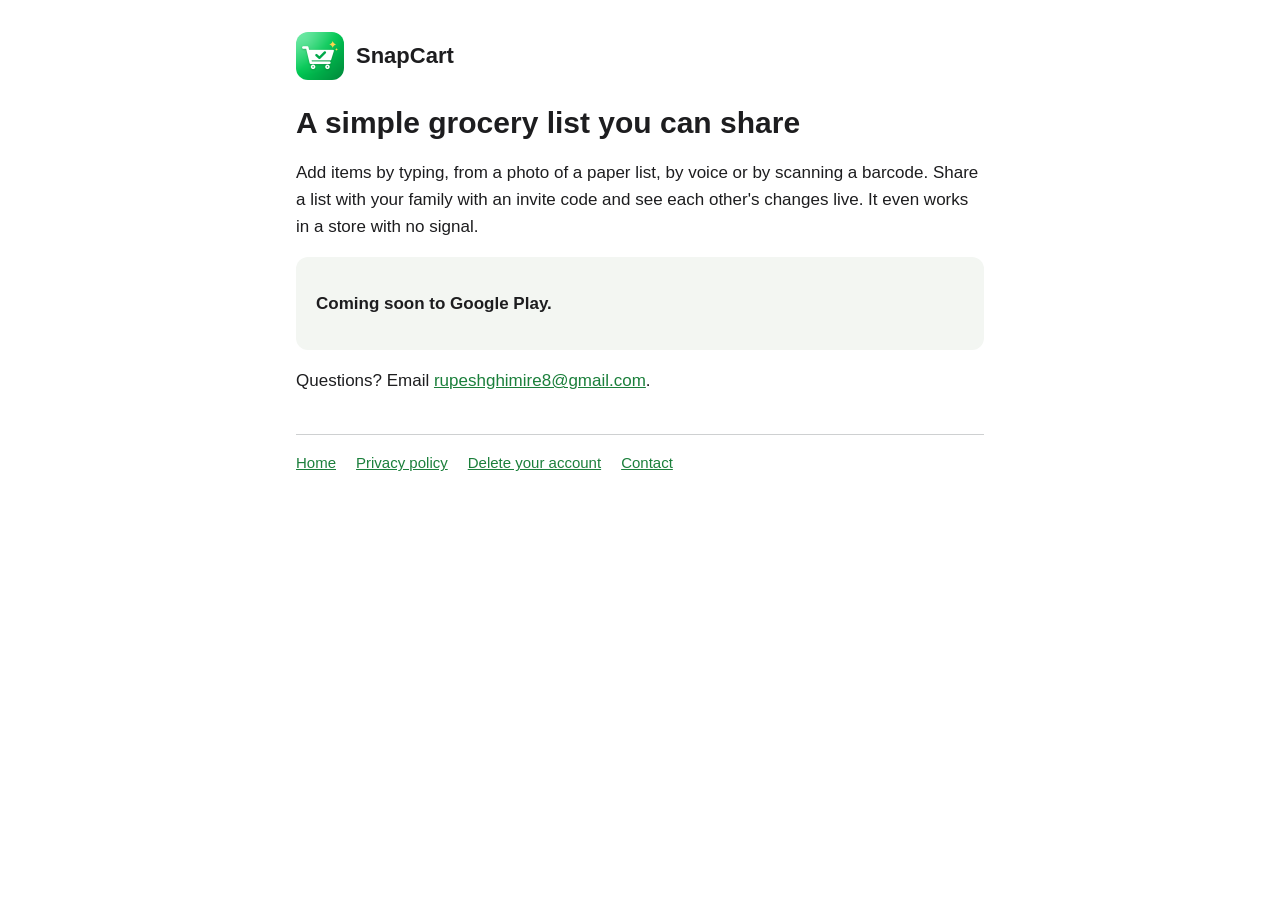
<file: index.html>
<!doctype html>
<html lang="en">
<head>
<meta charset="utf-8">
<meta name="viewport" content="width=device-width, initial-scale=1">
<link rel="icon" href="icon.png">
<link rel="stylesheet" href="style.css">
<title>SnapCart</title>
<meta name="description" content="SnapCart: a simple shared grocery list.">
</head>
<body><main>
<header><img src="icon.png" alt=""><a href="./">SnapCart</a></header>
<h1>A simple grocery list you can share</h1>
<p>Add items by typing, from a photo of a paper list, by voice or by scanning a barcode. Share a list with your family with an invite code and see each other's changes live. It even works in a store with no signal.</p>
<div class="card">
<p><strong>Coming soon to Google Play.</strong></p>
</div>
<p>Questions? Email <a href="mailto:rupeshghimire8@gmail.com">rupeshghimire8@gmail.com</a>.</p>
<nav><a href="./">Home</a><a href="privacy.html">Privacy policy</a><a href="delete-account.html">Delete your account</a><a href="mailto:rupeshghimire8@gmail.com">Contact</a></nav>
</main></body>
</html>
</file>
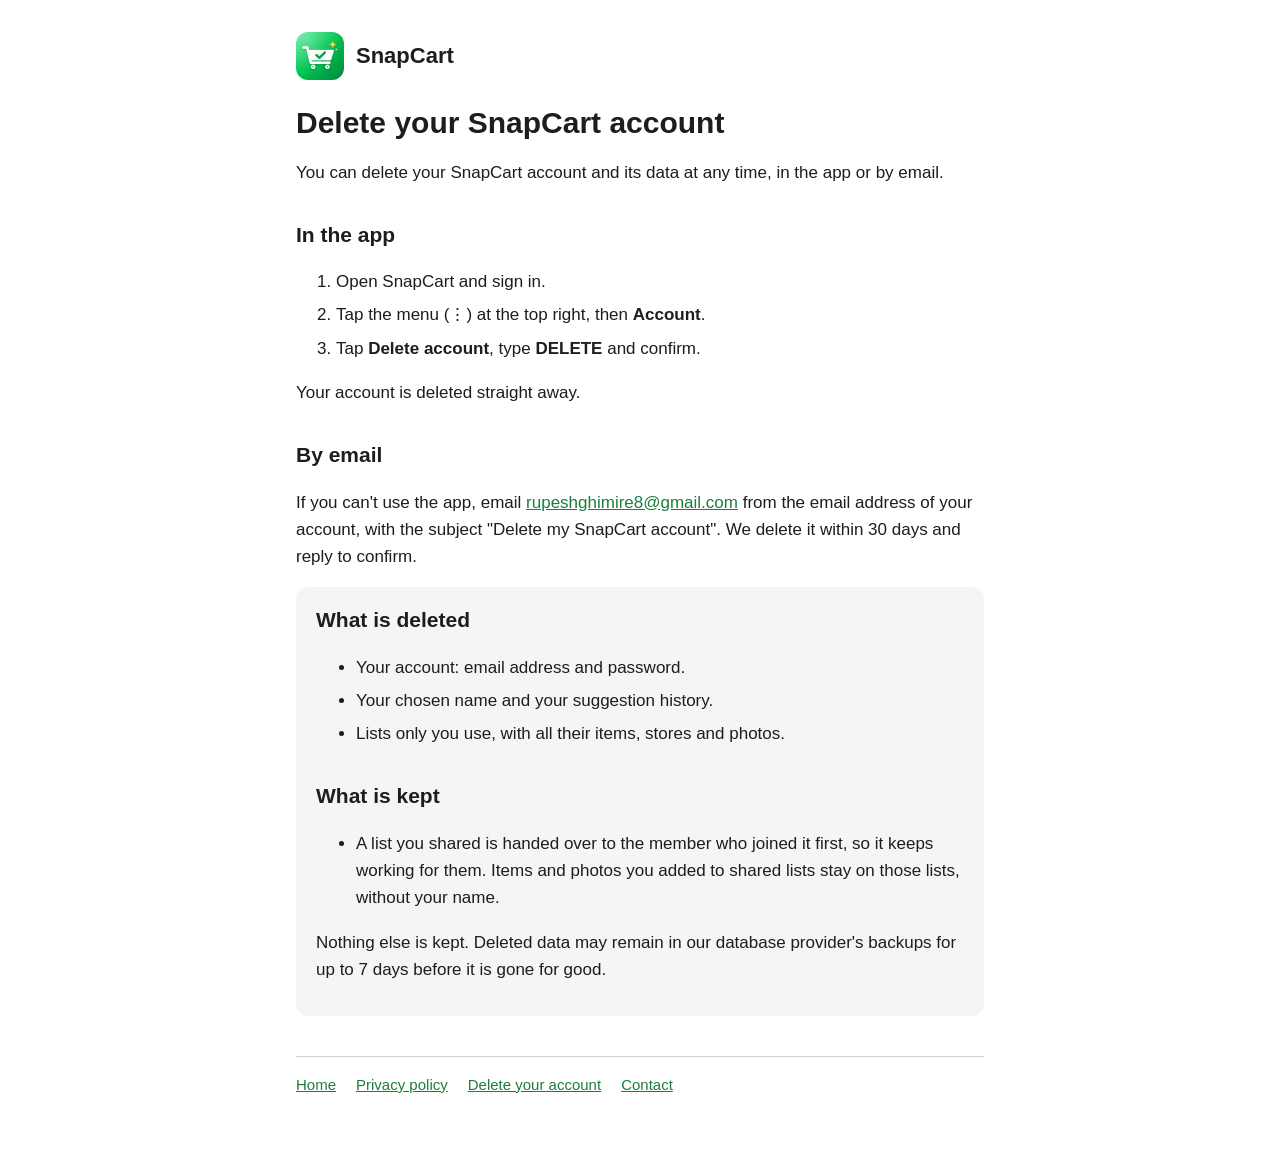
<file: delete-account.html>
<!doctype html>
<html lang="en">
<head>
<meta charset="utf-8">
<meta name="viewport" content="width=device-width, initial-scale=1">
<link rel="icon" href="icon.png">
<link rel="stylesheet" href="style.css">
<title>Delete your SnapCart account</title>
</head>
<body><main>
<header><img src="icon.png" alt=""><a href="./">SnapCart</a></header>
<h1>Delete your SnapCart account</h1>
<p>You can delete your SnapCart account and its data at any time, in the app or by email.</p>

<h2>In the app</h2>
<ol>
<li>Open SnapCart and sign in.</li>
<li>Tap the menu (⋮) at the top right, then <strong>Account</strong>.</li>
<li>Tap <strong>Delete account</strong>, type <strong>DELETE</strong> and confirm.</li>
</ol>
<p>Your account is deleted straight away.</p>

<h2>By email</h2>
<p>If you can't use the app, email <a href="mailto:rupeshghimire8@gmail.com?subject=Delete%20my%20SnapCart%20account">rupeshghimire8@gmail.com</a> from the email address of your account, with the subject "Delete my SnapCart account". We delete it within 30 days and reply to confirm.</p>

<div class="card">
<h2 style="margin-top:0">What is deleted</h2>
<ul>
<li>Your account: email address and password.</li>
<li>Your chosen name and your suggestion history.</li>
<li>Lists only you use, with all their items, stores and photos.</li>
</ul>
<h2>What is kept</h2>
<ul>
<li>A list you shared is handed over to the member who joined it first, so it keeps working for them. Items and photos you added to shared lists stay on those lists, without your name.</li>
</ul>
<p>Nothing else is kept. Deleted data may remain in our database provider's backups for up to 7 days before it is gone for good.</p>
</div>
<nav><a href="./">Home</a><a href="privacy.html">Privacy policy</a><a href="delete-account.html">Delete your account</a><a href="mailto:rupeshghimire8@gmail.com">Contact</a></nav>
</main></body>
</html>
</file>
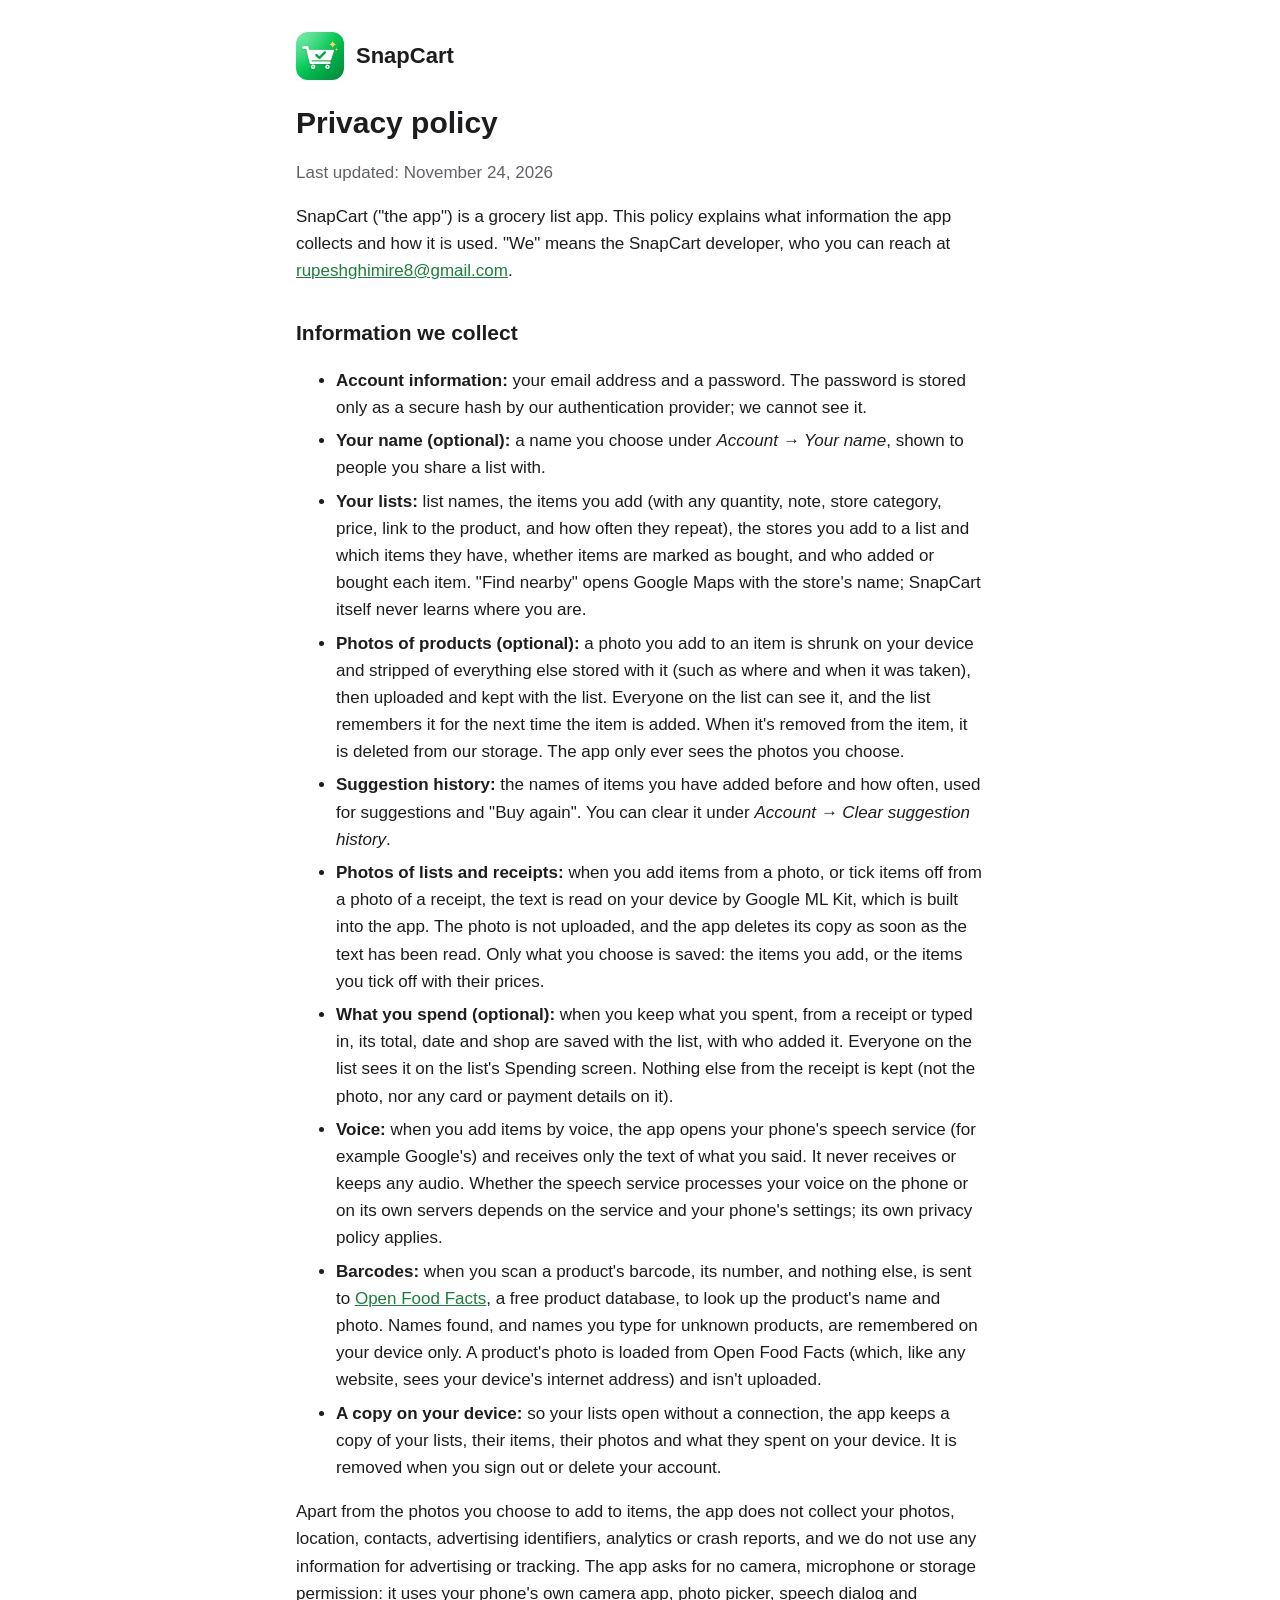
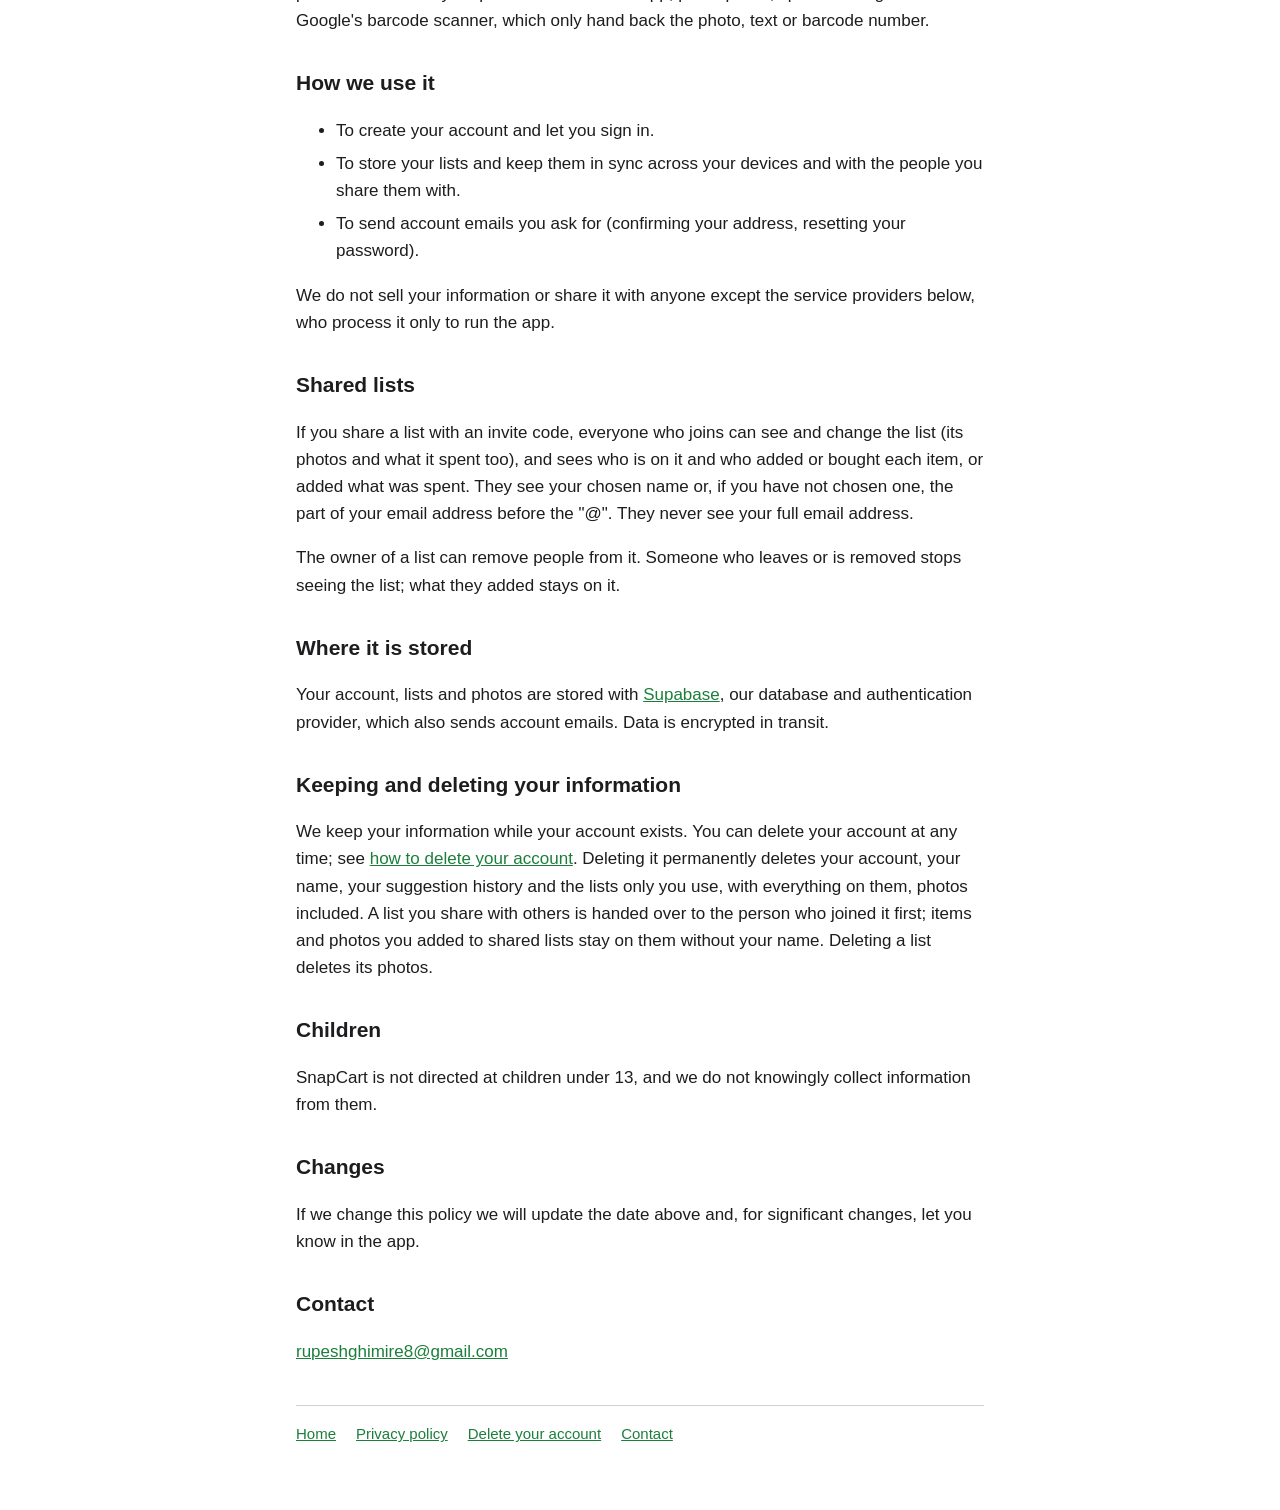
<file: privacy.html>
<!doctype html>
<html lang="en">
<head>
<meta charset="utf-8">
<meta name="viewport" content="width=device-width, initial-scale=1">
<link rel="icon" href="icon.png">
<link rel="stylesheet" href="style.css">
<title>SnapCart privacy policy</title>
</head>
<body><main>
<header><img src="icon.png" alt=""><a href="./">SnapCart</a></header>
<h1>Privacy policy</h1>
<p class="muted">Last updated: November 24, 2026</p>
<p>SnapCart ("the app") is a grocery list app. This policy explains what information the app collects and how it is used. "We" means the SnapCart developer, who you can reach at <a href="mailto:rupeshghimire8@gmail.com">rupeshghimire8@gmail.com</a>.</p>

<h2>Information we collect</h2>
<ul>
<li><strong>Account information:</strong> your email address and a password. The password is stored only as a secure hash by our authentication provider; we cannot see it.</li>
<li><strong>Your name (optional):</strong> a name you choose under <em>Account → Your name</em>, shown to people you share a list with.</li>
<li><strong>Your lists:</strong> list names, the items you add (with any quantity, note, store category, price, link to the product, and how often they repeat), the stores you add to a list and which items they have, whether items are marked as bought, and who added or bought each item. "Find nearby" opens Google Maps with the store's name; SnapCart itself never learns where you are.</li>
<li><strong>Photos of products (optional):</strong> a photo you add to an item is shrunk on your device and stripped of everything else stored with it (such as where and when it was taken), then uploaded and kept with the list. Everyone on the list can see it, and the list remembers it for the next time the item is added. When it's removed from the item, it is deleted from our storage. The app only ever sees the photos you choose.</li>
<li><strong>Suggestion history:</strong> the names of items you have added before and how often, used for suggestions and "Buy again". You can clear it under <em>Account → Clear suggestion history</em>.</li>
<li><strong>Photos of lists and receipts:</strong> when you add items from a photo, or tick items off from a photo of a receipt, the text is read on your device by Google ML Kit, which is built into the app. The photo is not uploaded, and the app deletes its copy as soon as the text has been read. Only what you choose is saved: the items you add, or the items you tick off with their prices.</li>
<li><strong>What you spend (optional):</strong> when you keep what you spent, from a receipt or typed in, its total, date and shop are saved with the list, with who added it. Everyone on the list sees it on the list's Spending screen. Nothing else from the receipt is kept (not the photo, nor any card or payment details on it).</li>
<li><strong>Voice:</strong> when you add items by voice, the app opens your phone's speech service (for example Google's) and receives only the text of what you said. It never receives or keeps any audio. Whether the speech service processes your voice on the phone or on its own servers depends on the service and your phone's settings; its own privacy policy applies.</li>
<li><strong>Barcodes:</strong> when you scan a product's barcode, its number, and nothing else, is sent to <a href="https://world.openfoodfacts.org">Open Food Facts</a>, a free product database, to look up the product's name and photo. Names found, and names you type for unknown products, are remembered on your device only. A product's photo is loaded from Open Food Facts (which, like any website, sees your device's internet address) and isn't uploaded.</li>
<li><strong>A copy on your device:</strong> so your lists open without a connection, the app keeps a copy of your lists, their items, their photos and what they spent on your device. It is removed when you sign out or delete your account.</li>
</ul>
<p>Apart from the photos you choose to add to items, the app does not collect your photos, location, contacts, advertising identifiers, analytics or crash reports, and we do not use any information for advertising or tracking. The app asks for no camera, microphone or storage permission: it uses your phone's own camera app, photo picker, speech dialog and Google's barcode scanner, which only hand back the photo, text or barcode number.</p>

<h2>How we use it</h2>
<ul>
<li>To create your account and let you sign in.</li>
<li>To store your lists and keep them in sync across your devices and with the people you share them with.</li>
<li>To send account emails you ask for (confirming your address, resetting your password).</li>
</ul>
<p>We do not sell your information or share it with anyone except the service providers below, who process it only to run the app.</p>

<h2>Shared lists</h2>
<p>If you share a list with an invite code, everyone who joins can see and change the list (its photos and what it spent too), and sees who is on it and who added or bought each item, or added what was spent. They see your chosen name or, if you have not chosen one, the part of your email address before the "@". They never see your full email address.</p>
<p>The owner of a list can remove people from it. Someone who leaves or is removed stops seeing the list; what they added stays on it.</p>

<h2>Where it is stored</h2>
<p>Your account, lists and photos are stored with <a href="https://supabase.com">Supabase</a>, our database and authentication provider, which also sends account emails. Data is encrypted in transit.</p>

<h2>Keeping and deleting your information</h2>
<p>We keep your information while your account exists. You can delete your account at any time; see <a href="delete-account.html">how to delete your account</a>. Deleting it permanently deletes your account, your name, your suggestion history and the lists only you use, with everything on them, photos included. A list you share with others is handed over to the person who joined it first; items and photos you added to shared lists stay on them without your name. Deleting a list deletes its photos.</p>

<h2>Children</h2>
<p>SnapCart is not directed at children under 13, and we do not knowingly collect information from them.</p>

<h2>Changes</h2>
<p>If we change this policy we will update the date above and, for significant changes, let you know in the app.</p>

<h2>Contact</h2>
<p><a href="mailto:rupeshghimire8@gmail.com">rupeshghimire8@gmail.com</a></p>
<nav><a href="./">Home</a><a href="privacy.html">Privacy policy</a><a href="delete-account.html">Delete your account</a><a href="mailto:rupeshghimire8@gmail.com">Contact</a></nav>
</main></body>
</html>
</file>
<file: style.css>
:root { --green: #1b7f3b; --text: #1d1d1f; --muted: #5f6368; --bg: #ffffff; --card: #f3f6f2; }
@media (prefers-color-scheme: dark) {
  :root { --green: #6fd38c; --text: #ececec; --muted: #a8adb3; --bg: #121412; --card: #1c211c; }
}
* { box-sizing: border-box; }
body { margin: 0; background: var(--bg); color: var(--text);
  font: 17px/1.6 -apple-system, BlinkMacSystemFont, "Segoe UI", Roboto, Helvetica, Arial, sans-serif; }
main { max-width: 720px; margin: 0 auto; padding: 32px 16px 64px; }
header { display: flex; align-items: center; gap: 12px; margin-bottom: 8px; }
header img { width: 48px; height: 48px; border-radius: 12px; }
header a { color: var(--text); text-decoration: none; font-weight: 700; font-size: 22px; }
h1 { font-size: 30px; line-height: 1.25; margin: 24px 0 8px; }
h2 { font-size: 21px; margin: 32px 0 8px; }
a { color: var(--green); }
.muted { color: var(--muted); }
.card { background: var(--card); border-radius: 12px; padding: 16px 20px; margin: 16px 0; }
ol li, ul li { margin: 6px 0; }
nav { display: flex; gap: 20px; flex-wrap: wrap; margin-top: 40px; padding-top: 16px;
  border-top: 1px solid color-mix(in srgb, var(--muted) 30%, transparent); font-size: 15px; }
</file>
